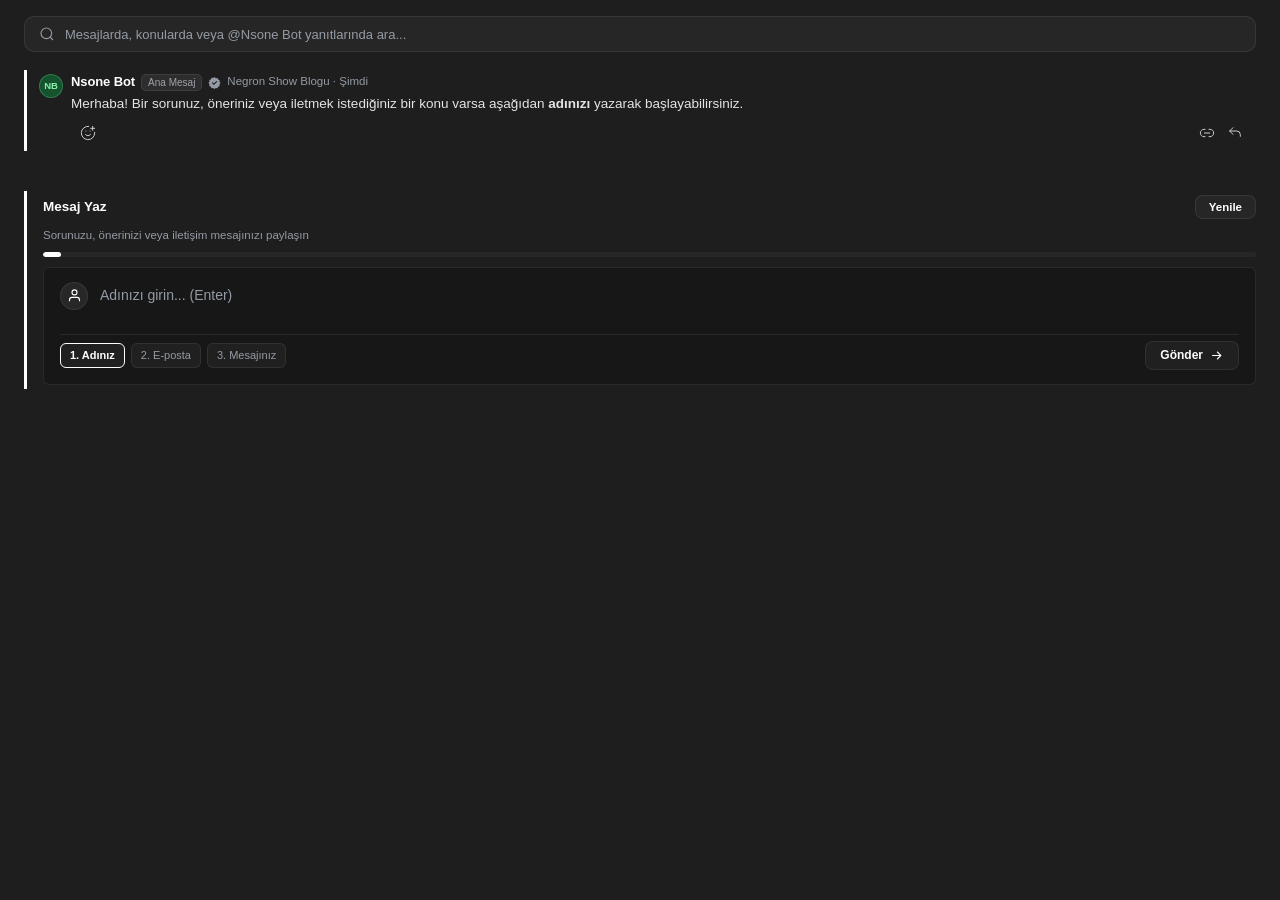
<file: public/widget.html>
<!DOCTYPE html>
<html lang="tr" data-theme="dark" data-custom-theme="0" data-embed="1" style="--cf-accent:#fffdfc;">
<head>
  <meta charset="UTF-8" />
  <meta name="viewport" content="width=device-width, initial-scale=1.0, maximum-scale=1.0, user-scalable=no" />
  <title>#İletişim - Nsone Bot</title>
  <script>
    (function(){
      var d = document.documentElement;
      if (d.getAttribute("data-theme") === "auto") {
        var isLight = window.matchMedia && window.matchMedia("(prefers-color-scheme: light)").matches;
        d.setAttribute("data-theme", isLight ? "light" : "dark");
      }
    })();
  </script>
  <style>
    :root {
      --cf-bg: #1e1e1e;
      --cf-text: #fffdfc;
      --cf-body: #e4e4e7;
      --cf-muted: #949ba4;
      --cf-bar: #fffdfc;
      --cf-user-bar: rgba(255, 253, 252, 0.55);
      --cf-surface: rgba(255, 255, 255, 0.04);
      --cf-editor-bg: rgba(0, 0, 0, 0.22);
      --cf-border: rgba(255, 255, 255, 0.08);
      --cf-halo: rgba(255, 255, 255, 0.06);
      --cf-badge-bg: rgba(255, 255, 255, 0.07);
      --cf-badge-text: #a1a1aa;
      --cf-pop-bg: #252526;
      --cf-font-sans: "Google Sans Text", -apple-system, BlinkMacSystemFont, "Segoe UI", Roboto, sans-serif;
      --cf-font-serif: Georgia, Cambria, "Times New Roman", serif;
    }
    html[data-theme="light"] {
      --cf-bg: #ffffff;
      --cf-text: #111214;
      --cf-body: #27272a;
      --cf-muted: #71717a;
      --cf-bar: #111214;
      --cf-user-bar: #52525b;
      --cf-surface: rgba(0, 0, 0, 0.035);
      --cf-editor-bg: rgba(0, 0, 0, 0.025);
      --cf-border: rgba(0, 0, 0, 0.08);
      --cf-halo: rgba(0, 0, 0, 0.05);
      --cf-badge-bg: rgba(0, 0, 0, 0.05);
      --cf-badge-text: #52525b;
      --cf-pop-bg: #ffffff;
    }
    html[data-theme="dark"] {
      --cf-bg: #1e1e1e;
      --cf-text: #fffdfc;
      --cf-body: #e4e4e7;
      --cf-muted: #949ba4;
      --cf-bar: #fffdfc;
      --cf-user-bar: rgba(255, 253, 252, 0.55);
      --cf-surface: rgba(255, 255, 255, 0.04);
      --cf-editor-bg: rgba(0, 0, 0, 0.22);
      --cf-border: rgba(255, 255, 255, 0.08);
      --cf-halo: rgba(255, 255, 255, 0.06);
      --cf-badge-bg: rgba(255, 255, 255, 0.07);
      --cf-badge-text: #a1a1aa;
      --cf-pop-bg: #252526;
    }
    html[data-custom-theme="1"] {
      --cf-bar: var(--cf-accent);
      --cf-user-bar: var(--cf-accent);
    }
    *, *::before, *::after {
      box-sizing: border-box;
      margin: 0;
      padding: 0;
    }
    html, body {
      width: 100%;
      height: 100%;
      height: 100dvh;
      overflow: hidden;
      background: var(--cf-bg);
      color: var(--cf-text);
      font-family: var(--cf-font-sans);
      font-size: 13.5px;
      line-height: 1.48;
      -webkit-font-smoothing: antialiased;
      -moz-osx-font-smoothing: grayscale;
    }
    .cf-shell {
      width: 100%;
      height: 100%;
      height: 100dvh;
      background: var(--cf-bg);
      display: flex;
      flex-direction: column;
      overflow: hidden;
      position: relative;
    }
    .cf-main-area {
      flex: 1 1 0%;
      min-height: 0;
      overflow-y: auto;
      overflow-x: hidden;
      padding: 16px 24px 20px 24px;
      display: flex;
      flex-direction: column;
      gap: 18px;
      scroll-behavior: smooth;
      -webkit-overflow-scrolling: touch;
    }
    .cf-main-area::-webkit-scrollbar { width: 5px; }
    .cf-main-area::-webkit-scrollbar-thumb {
      background: var(--cf-border);
      border-radius: 4px;
    }
    /* TOP SEARCH BAR (1:1 WITH #SOHBET) */
    .cf-top-search {
      width: 100%;
      flex-shrink: 0;
    }
    .cf-search-wrap {
      display: flex;
      align-items: center;
      gap: 10px;
      width: 100%;
      background: var(--cf-surface);
      border: 1px solid var(--cf-border);
      border-radius: 10px;
      padding: 9px 14px;
      transition: border-color 0.15s ease, background 0.15s ease;
    }
    .cf-search-wrap:focus-within {
      border-color: var(--cf-bar);
      background: var(--cf-halo);
    }
    .cf-search-wrap svg {
      width: 16px;
      height: 16px;
      stroke: var(--cf-muted);
      stroke-width: 1.7;
      fill: none;
      flex-shrink: 0;
    }
    .cf-search-input {
      flex: 1 1 auto;
      min-width: 0;
      background: transparent;
      border: none;
      outline: none;
      color: var(--cf-text);
      font-family: var(--cf-font-sans);
      font-size: 13px;
    }
    .cf-search-input::placeholder {
      color: var(--cf-muted);
    }
    /* COMMENT-STYLE MESSAGE LIST (1:1 WITH #SOHBET #cmHolder) */
    .cf-msg-list {
      display: flex;
      flex-direction: column;
      gap: 16px;
      width: 100%;
    }
    #cfDynamicArea {
      display: flex;
      flex-direction: column;
      gap: 16px;
      width: 100%;
    }
    .cf-cm-row {
      display: grid;
      grid-template-columns: 24px minmax(0, 1fr);
      column-gap: 8px;
      row-gap: 2px;
      border: none;
      border-left: 3px solid var(--cf-bar);
      padding: 3px 8px 3px 12px;
      background: transparent;
      width: 100%;
      animation: cfFadeIn 0.18s ease-out;
    }
    .cf-cm-row.is-user {
      border-left-color: var(--cf-user-bar);
    }
    html[data-custom-theme="1"] .cf-cm-row {
      border-left-color: var(--cf-accent);
    }
    @keyframes cfFadeIn {
      from { opacity: 0; transform: translateY(4px); }
      to { opacity: 1; transform: translateY(0); }
    }
    .cf-cm-av {
      grid-column: 1;
      grid-row: 1 / span 4;
      width: 24px;
      height: 24px;
      border-radius: 50%;
      background: var(--cf-badge-bg);
      border: 1px solid var(--cf-border);
      color: var(--cf-text);
      display: inline-flex;
      align-items: center;
      justify-content: center;
      font-size: 9.5px;
      font-weight: 700;
      margin-top: 1px;
      flex-shrink: 0;
      overflow: hidden;
    }
    .cf-cm-av.bot-av {
      background: #14532d;
      color: #86efac;
      border-color: rgba(134, 239, 172, 0.25);
    }
    html[data-theme="light"] .cf-cm-av.bot-av {
      background: #dcfce7;
      color: #166534;
      border-color: rgba(22, 101, 52, 0.2);
    }
    .cf-cm-av svg {
      width: 14px;
      height: 14px;
      stroke: currentColor;
      stroke-width: 1.8;
      fill: none;
    }
    .cf-cm-hr {
      grid-column: 2;
      display: flex;
      align-items: center;
      flex-wrap: wrap;
      gap: 4px 6px;
      min-width: 0;
    }
    .cf-cm-author {
      font-size: 13px;
      font-weight: 600;
      line-height: 18px;
      color: var(--cf-text);
      letter-spacing: -0.1px;
    }
    .cf-cm-badge {
      font-size: 10px;
      font-weight: 500;
      line-height: 1.3;
      padding: 1px 6px;
      border-radius: 5px;
      background: var(--cf-badge-bg);
      border: 1px solid var(--cf-border);
      color: var(--cf-badge-text);
    }
    .cf-cm-verified {
      display: inline-flex;
      align-items: center;
      color: var(--cf-muted);
    }
    .cf-cm-verified svg {
      width: 13px;
      height: 13px;
      fill: currentColor;
    }
    .cf-cm-time {
      font-size: 11.5px;
      color: var(--cf-muted);
      font-weight: 400;
    }
    /* QUOTE REF BAR (1:1 WITH .btt-reply-quote-ref) */
    .cf-quote-ref {
      grid-column: 2;
      display: flex;
      flex-direction: row;
      align-items: center;
      justify-content: space-between;
      width: 100%;
      background: var(--cf-surface);
      border: none;
      border-left: 3.5px solid var(--cf-bar);
      border-radius: 0 6px 6px 0;
      padding: 5px 10px;
      margin: 2px 0 4px 0;
      gap: 10px;
    }
    html[data-custom-theme="1"] .cf-quote-ref {
      border-left-color: var(--cf-accent);
    }
    .cf-rq-left {
      display: flex;
      flex-direction: column;
      gap: 1px;
      min-width: 0;
      flex: 1;
    }
    .cf-rq-tag {
      font-family: var(--cf-font-serif);
      font-size: 11px;
      font-style: italic;
      color: var(--cf-muted);
      line-height: 14px;
    }
    .cf-rq-content {
      display: flex;
      align-items: baseline;
      gap: 6px;
      font-size: 12.5px;
      line-height: 16px;
      overflow: hidden;
      text-overflow: ellipsis;
      white-space: nowrap;
    }
    .cf-rq-author {
      font-weight: 700;
      color: var(--cf-text);
      white-space: nowrap;
    }
    html[data-custom-theme="1"] .cf-rq-author {
      color: var(--cf-accent);
    }
    .cf-rq-text {
      color: var(--cf-body);
      font-weight: 500;
      overflow: hidden;
      text-overflow: ellipsis;
      white-space: nowrap;
    }
    .cf-rq-jump {
      font-size: 11px;
      font-weight: 600;
      color: var(--cf-muted);
      white-space: nowrap;
      flex-shrink: 0;
    }
    .cf-cm-co {
      grid-column: 2;
      font-size: 13.5px;
      line-height: 1.48;
      color: var(--cf-body);
      word-break: break-word;
      padding: 1px 0 2px 0;
    }
    /* ACTION BAR (1:1 WITH .cmAc VUESAX .qeF ICONS) */
    .cf-cm-ac {
      grid-column: 2;
      display: flex;
      align-items: center;
      justify-content: space-between;
      gap: 6px;
      margin-top: 2px;
    }
    .cf-rx-wrap {
      display: inline-flex;
      align-items: center;
      gap: 4px;
      position: relative;
      flex-wrap: wrap;
    }
    .cf-rx-pill {
      display: inline-flex;
      align-items: center;
      gap: 4px;
      height: 24px;
      padding: 0 7px;
      border-radius: 6px;
      background: var(--cf-surface);
      border: 1px solid var(--cf-border);
      color: var(--cf-text);
      font-size: 11.5px;
      font-weight: 600;
      cursor: pointer;
    }
    .cf-rx-pill:hover {
      background: var(--cf-halo);
    }
    .cf-icon-btn {
      position: relative;
      width: 26px;
      height: 26px;
      min-width: 26px;
      min-height: 26px;
      border-radius: 50%;
      background: transparent;
      border: none;
      color: var(--cf-text);
      display: inline-flex;
      align-items: center;
      justify-content: center;
      cursor: pointer;
      padding: 0;
    }
    .cf-icon-btn::before {
      content: "";
      position: absolute;
      inset: 0;
      border-radius: 50%;
      background: var(--cf-halo);
      opacity: 0;
      visibility: hidden;
      transform: scale(0.85);
      transition: all 0.18s ease;
    }
    .cf-icon-btn:hover::before {
      opacity: 1;
      visibility: visible;
      transform: scale(1.25);
    }
    .cf-icon-btn svg {
      position: relative;
      z-index: 1;
      width: 16px;
      height: 16px;
      stroke: currentColor;
      stroke-width: 1.5;
      stroke-linecap: round;
      stroke-linejoin: round;
      fill: none;
      opacity: 0.78;
      transition: opacity 0.18s ease;
    }
    .cf-icon-btn:hover svg {
      opacity: 1;
    }
    .cf-rx-pop {
      position: absolute;
      bottom: calc(100% + 6px);
      left: 0;
      background: var(--cf-pop-bg);
      border: 1px solid var(--cf-border);
      border-radius: 10px;
      padding: 4px 6px;
      display: none;
      align-items: center;
      gap: 4px;
      box-shadow: 0 8px 24px rgba(0,0,0,0.45);
      z-index: 100;
    }
    .cf-rx-pop.is-open {
      display: inline-flex;
    }
    .cf-rx-opt {
      background: transparent;
      border: none;
      font-size: 16px;
      padding: 3px 4px;
      cursor: pointer;
      border-radius: 6px;
      transition: transform 0.12s ease;
    }
    .cf-rx-opt:hover {
      transform: scale(1.2);
      background: var(--cf-halo);
    }
    .cf-ac-right {
      display: inline-flex;
      align-items: center;
      gap: 2px;
      margin-left: auto;
    }
    .cf-typing-row {
      border-left: 3px solid var(--cf-border);
      padding: 3px 0 3px 12px;
      display: inline-flex;
      align-items: center;
      gap: 8px;
      color: var(--cf-muted);
      font-size: 12.5px;
    }
    .cf-dots { display: inline-flex; gap: 3px; }
    .cf-dot {
      width: 4px;
      height: 4px;
      border-radius: 50%;
      background: var(--cf-muted);
      animation: cfDotPulse 1.2s infinite ease-in-out;
    }
    .cf-dot:nth-child(2) { animation-delay: 0.2s; }
    .cf-dot:nth-child(3) { animation-delay: 0.4s; }
    @keyframes cfDotPulse {
      0%, 80%, 100% { opacity: 0.3; transform: scale(0.85); }
      40% { opacity: 1; transform: scale(1.15); }
    }
    /* COMPOSER SECTION (1:1 WITH YORUM YAZ IN IMAGE 1) */
    .cf-composer-section {
      width: 100%;
      margin-top: 6px;
      border-left: 3px solid var(--cf-bar);
      padding: 4px 0 4px 16px;
      display: flex;
      flex-direction: column;
      gap: 6px;
    }
    html[data-custom-theme="1"] .cf-composer-section {
      border-left-color: var(--cf-accent);
    }
    .cf-comp-head {
      display: flex;
      align-items: center;
      justify-content: space-between;
      gap: 12px;
    }
    .cf-comp-title {
      font-size: 13.5px;
      font-weight: 700;
      color: var(--cf-text);
    }
    .cf-refresh-btn {
      background: var(--cf-surface);
      border: 1px solid var(--cf-border);
      border-radius: 8px;
      padding: 5px 13px;
      font-size: 11.5px;
      font-weight: 600;
      color: var(--cf-text);
      cursor: pointer;
      transition: background 0.15s ease;
    }
    .cf-refresh-btn:hover {
      background: var(--cf-halo);
    }
    .cf-comp-sub {
      font-size: 11.5px;
      color: var(--cf-muted);
      margin-top: 2px;
    }
    .cf-progress-track {
      width: 100%;
      height: 5px;
      background: var(--cf-surface);
      border-radius: 99px;
      overflow: hidden;
      position: relative;
      margin: 2px 0 4px 0;
    }
    .cf-progress-fill {
      height: 100%;
      width: 16px;
      background: var(--cf-bar);
      border-radius: 99px;
      transition: width 0.28s ease;
    }
    html[data-custom-theme="1"] .cf-progress-fill {
      background: var(--cf-accent);
    }
    .cf-input-error {
      font-size: 12px;
      color: #ef4444;
      display: none;
    }
    .cf-editor-box {
      width: 100%;
      background: var(--cf-editor-bg);
      border: 1px solid var(--cf-border);
      border-radius: 6px;
      padding: 14px 16px;
      min-height: 118px;
      display: flex;
      flex-direction: column;
      justify-content: space-between;
      gap: 12px;
    }
    .cf-editor-top {
      display: flex;
      align-items: flex-start;
      gap: 12px;
      width: 100%;
    }
    .cf-editor-av {
      width: 28px;
      height: 28px;
      border-radius: 50%;
      background: var(--cf-badge-bg);
      border: 1px solid var(--cf-border);
      color: var(--cf-text);
      display: inline-flex;
      align-items: center;
      justify-content: center;
      flex-shrink: 0;
    }
    .cf-editor-av svg {
      width: 15px;
      height: 15px;
      stroke: currentColor;
      stroke-width: 1.8;
      fill: none;
    }
    .cf-input-field {
      flex: 1 1 auto;
      min-width: 0;
      background: transparent;
      border: none;
      outline: none;
      color: var(--cf-text);
      font-family: var(--cf-font-sans);
      font-size: 14px;
      line-height: 1.5;
      padding: 3px 0;
    }
    .cf-input-field::placeholder {
      color: var(--cf-muted);
    }
    .cf-editor-bottom {
      display: flex;
      align-items: center;
      justify-content: space-between;
      gap: 10px;
      padding-top: 6px;
      border-top: 1px solid var(--cf-border);
    }
    .cf-step-pills {
      display: flex;
      align-items: center;
      gap: 6px;
      flex-wrap: wrap;
    }
    .cf-step-chip {
      display: inline-flex;
      align-items: center;
      gap: 5px;
      padding: 3px 9px;
      border-radius: 6px;
      background: var(--cf-surface);
      border: 1px solid var(--cf-border);
      font-size: 11px;
      color: var(--cf-muted);
    }
    .cf-step-chip.active {
      color: var(--cf-text);
      border-color: var(--cf-bar);
      font-weight: 600;
    }
    .cf-send-pill {
      display: inline-flex;
      align-items: center;
      gap: 6px;
      padding: 6px 14px;
      border-radius: 8px;
      background: var(--cf-surface);
      border: 1px solid var(--cf-border);
      color: var(--cf-text);
      font-size: 12px;
      font-weight: 600;
      cursor: pointer;
      transition: background 0.15s ease, border-color 0.15s ease;
    }
    .cf-send-pill:hover {
      background: var(--cf-halo);
      border-color: var(--cf-bar);
    }
    .cf-send-pill:disabled {
      opacity: 0.4;
      cursor: not-allowed;
    }
    .cf-send-pill svg {
      width: 15px;
      height: 15px;
      stroke: currentColor;
      stroke-width: 1.7;
      fill: none;
    }
    /* BOTTOM BAR (HIDDEN WHEN EMBED=1 BECAUSE HOST PROVIDES IT) */
    html[data-embed="1"] .cf-bottom-bar {
      display: none;
    }
    .cf-bottom-bar {
      flex-shrink: 0;
      background: var(--cf-bg);
      border-top: 1px solid var(--cf-border);
      padding: 12px 20px;
      padding-bottom: max(12px, env(safe-area-inset-bottom));
    }
    .cf-bottom-inner {
      width: 100%;
      display: flex;
      align-items: center;
      justify-content: space-between;
      gap: 12px;
    }
    .cf-bottom-left {
      display: flex;
      align-items: center;
      gap: 10px;
    }
    .cf-bottom-title {
      font-size: 15px;
      font-weight: 700;
      color: var(--cf-text);
      letter-spacing: -0.2px;
    }
    .cf-count-pill {
      display: inline-flex;
      align-items: center;
      gap: 6px;
      background: var(--cf-surface);
      color: var(--cf-muted);
      font-size: 12px;
      padding: 2px 9px;
      border-radius: 10px;
    }
    @media (max-width: 640px) {
      .cf-main-area { padding: 12px 14px 16px 14px; }
      .cf-editor-box { padding: 12px; min-height: 104px; }
    }
  </style>
</head>
<body>
  <div class="cf-shell" id="cfCard">
    <div class="cf-main-area" id="cfChatMessages">
      <div class="cf-top-search">
        <div class="cf-search-wrap">
          <svg viewBox="0 0 24 24"><circle cx="11" cy="11" r="8"/><line x1="21" y1="21" x2="16.65" y2="16.65"/></svg>
          <input type="text" id="cfSearchInput" class="cf-search-input" placeholder="Mesajlarda, konularda veya @Nsone Bot yanıtlarında ara..." autocomplete="off" />
        </div>
      </div>
      <div class="cf-msg-list" id="cfMsgList">
        <div class="cf-cm-row is-bot" data-msg-id="bot_welcome">
          <div class="cf-cm-av bot-av">NB</div>
          <div class="cf-cm-hr">
            <span class="cf-cm-author">Nsone Bot</span>
            <span class="cf-cm-badge">Ana Mesaj</span>
            <span class="cf-cm-verified" title="Doğrulanmış İletişim Botu"><svg viewBox="0 0 24 24"><path d="M12 2l2.4 2.1 3.1-.4 1.2 2.9 2.9 1.2-.4 3.1L23.3 13l-2.1 2.4.4 3.1-2.9 1.2-1.2 2.9-3.1-.4L12 24.3l-2.4-2.1-3.1.4-1.2-2.9-2.9-1.2.4-3.1L.7 13l2.1-2.4-.4-3.1 2.9-1.2 1.2-2.9 3.1.4L12 2zm-1.1 14.6l6.2-6.2-1.4-1.4-4.8 4.8-2.4-2.4-1.4 1.4 3.8 3.8z"/></svg></span>
            <span class="cf-cm-time">Negron Show Blogu · Şimdi</span>
          </div>
          <div class="cf-cm-co">Merhaba! Bir sorunuz, öneriniz veya iletmek istediğiniz bir konu varsa aşağıdan <b>adınızı</b> yazarak başlayabilirsiniz.</div>
          <div class="cf-cm-ac">
            <div class="cf-rx-wrap">
              <div class="cf-rx-pills"></div>
              <button type="button" class="cf-icon-btn" title="Tepki Ekle" onclick="toggleRxPopup(this, event)">
                <svg class="line" viewBox="0 0 24 24"><path d="M22 11v1a10 10 0 1 1-9-10"/><path d="M8 14s1.5 2 4 2 4-2 4-2"/><line x1="9" y1="9" x2="9.01" y2="9"/><line x1="15" y1="9" x2="15.01" y2="9"/><path class="c" d="M16 5h6M19 2v6"/></svg>
              </button>
              <div class="cf-rx-pop">
                <button type="button" class="cf-rx-opt" onclick="pickReaction(this, '👍', event)">👍</button>
                <button type="button" class="cf-rx-opt" onclick="pickReaction(this, '❤️', event)">❤️</button>
                <button type="button" class="cf-rx-opt" onclick="pickReaction(this, '🔥', event)">🔥</button>
                <button type="button" class="cf-rx-opt" onclick="pickReaction(this, '🚀', event)">🚀</button>
                <button type="button" class="cf-rx-opt" onclick="pickReaction(this, '🎉', event)">🎉</button>
                <button type="button" class="cf-rx-opt" onclick="pickReaction(this, '😂', event)">😂</button>
              </div>
            </div>
            <div class="cf-ac-right">
              <button type="button" class="cf-icon-btn" title="Mesajı Kopyala" onclick="copyMsgText(this)">
                <svg class="line" viewBox="0 0 24 24"><path d="M14.99 17.5H16.5C19.52 17.5 22 15.03 22 12C22 8.98 19.53 6.5 16.5 6.5H14.99"/><path d="M9 6.5H7.5C4.47 6.5 2 8.97 2 12C2 15.02 4.47 17.5 7.5 17.5H9"/><path class="c" d="M8 12H16"/></svg>
              </button>
              <button type="button" class="cf-icon-btn" title="Bu mesajı yanıtla" onclick="replyMsgText(this)">
                <svg class="line" viewBox="0 0 24 24"><path d="M9 14L4 9l5-5"/><path class="c" d="M4 9h10.5a5.5 5.5 0 0 1 5.5 5.5v2.5"/></svg>
              </button>
            </div>
          </div>
        </div>
        <div id="cfDynamicArea"></div>
        <div id="cfTypingIndicator" class="cf-typing-row" style="display:none;">
          <span class="cf-dots"><span class="cf-dot"></span><span class="cf-dot"></span><span class="cf-dot"></span></span>
          <span>Nsone Bot yazıyor...</span>
        </div>
      </div>
      <div class="cf-composer-section">
        <div class="cf-comp-head">
          <span class="cf-comp-title" id="cfInputLabel">Mesaj Yaz</span>
          <button type="button" class="cf-refresh-btn" onclick="resetConversation()">Yenile</button>
        </div>
        <div class="cf-comp-sub" id="cfStepSubtitle">Sorunuzu, önerinizi veya iletişim mesajınızı paylaşın</div>
        <div id="cfComposerQuote" class="cf-quote-ref" style="display:none;"></div>
        <div class="cf-progress-track"><div class="cf-progress-fill" id="cfProgressFill" style="width: 18px;"></div></div>
        <div class="cf-input-error" id="cfInputError"></div>
        <div class="cf-editor-box" onclick="document.getElementById('cfInputField').focus()">
          <div class="cf-editor-top">
            <div class="cf-editor-av"><svg viewBox="0 0 24 24"><path d="M20 21v-2a4 4 0 0 0-4-4H8a4 4 0 0 0-4 4v2"/><circle cx="12" cy="7" r="4"/></svg></div>
            <input type="text" class="cf-input-field" id="cfInputField" placeholder="Adınızı girin... (Enter)" autocomplete="off" />
          </div>
          <div class="cf-editor-bottom">
            <div class="cf-step-pills">
              <span class="cf-step-chip active" id="cfChipStep0">1. Adınız</span>
              <span class="cf-step-chip" id="cfChipStep1">2. E-posta</span>
              <span class="cf-step-chip" id="cfChipStep2">3. Mesajınız</span>
            </div>
            <button type="button" class="cf-send-pill" id="cfSendBtn" onclick="handleStepAction()">
              <span>Gönder</span>
              <svg viewBox="0 0 24 24"><path d="M5 12h14"/><path d="M13 6l6 6-6 6"/></svg>
            </button>
          </div>
        </div>
      </div>
    </div>
    <div class="cf-bottom-bar">
      <div class="cf-bottom-inner">
        <div class="cf-bottom-left">
          <span class="cf-bottom-title">#İletişim</span>
          <span class="cf-count-pill" id="cfMsgCountBadge">(1)</span>
        </div>
        <button type="button" class="cf-icon-btn" id="cfCloseBtn" onclick="handleWidgetClose()" aria-label="Kapat" title="Kapat (Esc)">
          <svg viewBox="0 0 24 24"><path d="M19.0005 4.99988L5.00049 18.9999M5.00049 4.99988L19.0005 18.9999"/></svg>
        </button>
      </div>
    </div>
  </div>
  <script>
    var APPS_SCRIPT_URL = "https://script.google.com/macros/s/AKfycby2BbaRplWrOLZDiTba4Wnn9LAy6m2IuIBDmhFS6aSYr-fagSGVKbw_PYb9aajK39jZ/exec";
    var WIDGET_SOURCE = "negron";
    var ROUTE_LABEL = "Negron Show Blogu";
    var currentStep = 0;
    var chatData = { name: "", email: "", messages: [] };
    var extraMessageCount = 0;
    var lastPromptText = "Bir sorunuz, öneriniz veya iletmek istediğiniz bir konu varsa adınızı yazarak başlayabilirsiniz.";
    var lastPromptAuthor = "Nsone Bot";
    var chatMessages = document.getElementById("cfChatMessages");
    var dynamicArea = document.getElementById("cfDynamicArea");
    var inputField = document.getElementById("cfInputField");
    var inputLabel = document.getElementById("cfInputLabel");
    var stepSubtitle = document.getElementById("cfStepSubtitle");
    var progressFill = document.getElementById("cfProgressFill");
    var inputError = document.getElementById("cfInputError");
    var sendBtn = document.getElementById("cfSendBtn");
    var typingIndicator = document.getElementById("cfTypingIndicator");
    var composerQuote = document.getElementById("cfComposerQuote");
    var searchInput = document.getElementById("cfSearchInput");
    function applyThemeSync(data) {
      if (!data) return;
      var root = document.documentElement;
      if (data.theme === "light" || data.theme === "dark") {
        root.setAttribute("data-theme", data.theme);
      }
      if (typeof data.customTheme === "boolean") {
        root.setAttribute("data-custom-theme", data.customTheme ? "1" : "0");
      }
      if (data.accent && /^#[0-9a-fA-F]{3,8}$/.test(String(data.accent))) {
        root.style.setProperty("--cf-accent", String(data.accent));
      }
      if (data.bg && /^#[0-9a-fA-F]{3,8}$/.test(String(data.bg))) {
        root.style.setProperty("--cf-bg", String(data.bg));
      }
    }
    window.addEventListener("message", function(ev) {
      if (ev && ev.data && ev.data.type === "topicroom_theme_sync") {
        applyThemeSync(ev.data);
      }
    });
    function postToHost(msg) {
      try {
        if (window.parent && window.parent !== window) {
          window.parent.postMessage(msg, "*");
        }
      } catch (_) {}
      try {
        if (window.top && window.top !== window && window.top !== window.parent) {
          window.top.postMessage(msg, "*");
        }
      } catch (_) {}
    }
    postToHost({ type: "topicroom_request_theme" });
    postToHost({ type: "topicroom_widget_ready" });
    function updateMsgCount() {
      var rows = document.querySelectorAll(".cf-cm-row");
      var badge = document.getElementById("cfMsgCountBadge");
      if (badge) badge.textContent = "(" + rows.length + ")";
    }
    function updateStepChips(step) {
      for (var i = 0; i <= 2; i++) {
        var c = document.getElementById("cfChipStep" + i);
        if (c) {
          if (i === Math.min(step, 2)) c.classList.add("active");
          else c.classList.remove("active");
        }
      }
      if (progressFill) {
        progressFill.style.width = (step === 0 ? "18px" : (step === 1 ? "45%" : "100%"));
      }
    }
    function scrollToBottom() {
      setTimeout(function() {
        if (chatMessages) chatMessages.scrollTop = chatMessages.scrollHeight;
      }, 30);
    }
    function showTyping(show) {
      if (typingIndicator) {
        typingIndicator.style.display = show ? "inline-flex" : "none";
        scrollToBottom();
      }
    }
    function setValidationError(msg) {
      if (!inputError) return;
      if (msg) {
        inputError.textContent = msg;
        inputError.style.display = "block";
      } else {
        inputError.textContent = "";
        inputError.style.display = "none";
      }
    }
    function escapeHtml(str) {
      var d = document.createElement("div");
      d.textContent = str;
      return d.innerHTML;
    }
    function truncateQuote(str, maxLen) {
      var t = String(str || "").trim();
      if (t.length <= (maxLen || 90)) return t;
      return t.slice(0, (maxLen || 90) - 1) + "…";
    }
    function toggleRxPopup(btn, ev) {
      if (ev) ev.stopPropagation();
      var wrap = btn.closest(".cf-rx-wrap");
      if (!wrap) return;
      var pop = wrap.querySelector(".cf-rx-pop");
      document.querySelectorAll(".cf-rx-pop.is-open").forEach(function(p) {
        if (p !== pop) p.classList.remove("is-open");
      });
      if (pop) pop.classList.toggle("is-open");
    }
    document.addEventListener("click", function() {
      document.querySelectorAll(".cf-rx-pop.is-open").forEach(function(p) {
        p.classList.remove("is-open");
      });
    });
    function pickReaction(optBtn, emoji, ev) {
      if (ev) ev.stopPropagation();
      var wrap = optBtn.closest(".cf-rx-wrap");
      if (!wrap) return;
      var pop = wrap.querySelector(".cf-rx-pop");
      if (pop) pop.classList.remove("is-open");
      var pillsBox = wrap.querySelector(".cf-rx-pills");
      if (!pillsBox) return;
      var existing = pillsBox.querySelector('[data-emo="' + emoji + '"]');
      if (existing) {
        existing.remove();
      } else {
        var pill = document.createElement("button");
        pill.type = "button";
        pill.className = "cf-rx-pill";
        pill.setAttribute("data-emo", emoji);
        pill.innerHTML = "<span>" + emoji + "</span><span>1</span>";
        pill.onclick = function() { pill.remove(); };
        pillsBox.appendChild(pill);
      }
    }
    function copyMsgText(btn) {
      if (!btn) return;
      var block = btn.closest(".cf-cm-row");
      if (!block) return;
      var textEl = block.querySelector(".cf-cm-co");
      var text = textEl ? textEl.textContent.trim() : "";
      if (text && navigator.clipboard && navigator.clipboard.writeText) {
        navigator.clipboard.writeText(text);
        btn.style.color = "#23a55a";
        setTimeout(function() { btn.style.color = ""; }, 1000);
      }
    }
    function replyMsgText(btn) {
      if (!btn) return;
      var block = btn.closest(".cf-cm-row");
      if (!block) return;
      var textEl = block.querySelector(".cf-cm-co");
      var authEl = block.querySelector(".cf-cm-author");
      var text = textEl ? textEl.textContent.trim() : "";
      var auth = authEl ? authEl.textContent.trim() : "Nsone Bot";
      if (text) {
        lastPromptText = text;
        lastPromptAuthor = auth;
        if (composerQuote) {
          composerQuote.style.display = "flex";
          composerQuote.innerHTML = "<div class=\"cf-rq-left\"><span class=\"cf-rq-tag\">Yanıtlanan Mesaj:</span><div class=\"cf-rq-content\"><span class=\"cf-rq-author\">@" + escapeHtml(auth) + "</span><span class=\"cf-rq-text\">\"" + escapeHtml(truncateQuote(text, 75)) + "\"</span></div></div><button type=\"button\" class=\"cf-icon-btn\" onclick=\"clearComposerQuote(event)\" title=\"Alıntıyı Kaldır\">✕</button>";
        }
        if (inputField) inputField.focus();
      }
    }
    function clearComposerQuote(ev) {
      if (ev) ev.stopPropagation();
      if (composerQuote) {
        composerQuote.style.display = "none";
        composerQuote.innerHTML = "";
      }
    }
    function buildActionBarHtml() {
      return "<div class=\"cf-cm-ac\">" +
        "<div class=\"cf-rx-wrap\">" +
          "<div class=\"cf-rx-pills\"></div>" +
          "<button type=\"button\" class=\"cf-icon-btn\" title=\"Tepki Ekle\" onclick=\"toggleRxPopup(this, event)\">" +
            "<svg class=\"line\" viewBox=\"0 0 24 24\"><path d=\"M22 11v1a10 10 0 1 1-9-10\"/><path d=\"M8 14s1.5 2 4 2 4-2 4-2\"/><line x1=\"9\" y1=\"9\" x2=\"9.01\" y2=\"9\"/><line x1=\"15\" y1=\"9\" x2=\"15.01\" y2=\"9\"/><path class=\"c\" d=\"M16 5h6M19 2v6\"/></svg>" +
          "</button>" +
          "<div class=\"cf-rx-pop\">" +
            ['👍','❤️','🔥','🚀','🎉','😂'].map(function(em) { return "<button type=\"button\" class=\"cf-rx-opt\" onclick=\"pickReaction(this, '" + em + "', event)\">" + em + "</button>"; }).join("") +
          "</div>" +
        "</div>" +
        "<div class=\"cf-ac-right\">" +
          "<button type=\"button\" class=\"cf-icon-btn\" title=\"Mesajı Kopyala\" onclick=\"copyMsgText(this)\"><svg class=\"line\" viewBox=\"0 0 24 24\"><path d=\"M14.99 17.5H16.5C19.52 17.5 22 15.03 22 12C22 8.98 19.53 6.5 16.5 6.5H14.99\"/><path d=\"M9 6.5H7.5C4.47 6.5 2 8.97 2 12C2 15.02 4.47 17.5 7.5 17.5H9\"/><path class=\"c\" d=\"M8 12H16\"/></svg></button>" +
          "<button type=\"button\" class=\"cf-icon-btn\" title=\"Bu mesajı yanıtla\" onclick=\"replyMsgText(this)\"><svg class=\"line\" viewBox=\"0 0 24 24\"><path d=\"M9 14L4 9l5-5\"/><path class=\"c\" d=\"M4 9h10.5a5.5 5.5 0 0 1 5.5 5.5v2.5\"/></svg></button>" +
        "</div>" +
      "</div>";
    }
    function appendUserBlock(text, quotedPrompt, quotedAuthor) {
      var authorName = chatData.name ? chatData.name : "Ziyaretçi";
      var row = document.createElement("div");
      row.className = "cf-cm-row is-user";
      var qText = truncateQuote(quotedPrompt || lastPromptText || "", 80);
      var qAuth = quotedAuthor || lastPromptAuthor || "Nsone Bot";
      var quoteHtml = qText ? ("<div class=\"cf-quote-ref\"><div class=\"cf-rq-left\"><span class=\"cf-rq-tag\">Etiketlenen Mesaj:</span><div class=\"cf-rq-content\"><span class=\"cf-rq-author\">@" + escapeHtml(qAuth) + "</span><span class=\"cf-rq-text\">\"" + escapeHtml(qText) + "\"</span></div></div><span class=\"cf-rq-jump\">Önceki Mesaj ↑</span></div>") : "";
      row.innerHTML =
        "<div class=\"cf-cm-av\"><svg viewBox=\"0 0 24 24\"><path d=\"M20 21v-2a4 4 0 0 0-4-4H8a4 4 0 0 0-4 4v2\"/><circle cx=\"12\" cy=\"7\" r=\"4\"/></svg></div>" +
        "<div class=\"cf-cm-hr\"><span class=\"cf-cm-author\">" + escapeHtml(authorName) + "</span><span class=\"cf-cm-badge\">Yanıt</span><span class=\"cf-cm-time\">Şimdi</span></div>" +
        quoteHtml +
        "<div class=\"cf-cm-co\">" + escapeHtml(text) + "</div>" +
        buildActionBarHtml();
      dynamicArea.appendChild(row);
      clearComposerQuote();
      updateMsgCount();
      scrollToBottom();
    }
    function appendBotBlock(bodyHtml, quotedUserText) {
      var row = document.createElement("div");
      row.className = "cf-cm-row is-bot";
      var qText = truncateQuote(quotedUserText || "", 80);
      var userAuth = chatData.name || "Ziyaretçi";
      var quoteHtml = qText ? ("<div class=\"cf-quote-ref\"><div class=\"cf-rq-left\"><span class=\"cf-rq-tag\">Etiketlenen Mesaj:</span><div class=\"cf-rq-content\"><span class=\"cf-rq-author\">@" + escapeHtml(userAuth) + "</span><span class=\"cf-rq-text\">\"" + escapeHtml(qText) + "\"</span></div></div><span class=\"cf-rq-jump\">Önceki Mesaj ↑</span></div>") : "";
      row.innerHTML =
        "<div class=\"cf-cm-av bot-av\">NB</div>" +
        "<div class=\"cf-cm-hr\">" +
          "<span class=\"cf-cm-author\">Nsone Bot</span>" +
          "<span class=\"cf-cm-badge\">Yanıt</span>" +
          "<span class=\"cf-cm-verified\"><svg viewBox=\"0 0 24 24\"><path d=\"M12 2l2.4 2.1 3.1-.4 1.2 2.9 2.9 1.2-.4 3.1L23.3 13l-2.1 2.4.4 3.1-2.9 1.2-1.2 2.9-3.1-.4L12 24.3l-2.4-2.1-3.1.4-1.2-2.9-2.9-1.2.4-3.1L.7 13l2.1-2.4-.4-3.1 2.9-1.2 1.2-2.9 3.1.4L12 2zm-1.1 14.6l6.2-6.2-1.4-1.4-4.8 4.8-2.4-2.4-1.4 1.4 3.8 3.8z\"/></svg></span>" +
          "<span class=\"cf-cm-time\">Şimdi</span>" +
        "</div>" +
        quoteHtml +
        "<div class=\"cf-cm-co\">" + bodyHtml + "</div>" +
        buildActionBarHtml();
      dynamicArea.appendChild(row);
      updateMsgCount();
      scrollToBottom();
    }
    function resetConversation() {
      currentStep = 0;
      chatData = { name: "", email: "", messages: [] };
      extraMessageCount = 0;
      lastPromptText = "Bir sorunuz, öneriniz veya iletmek istediğiniz bir konu varsa adınızı yazarak başlayabilirsiniz.";
      lastPromptAuthor = "Nsone Bot";
      if (dynamicArea) dynamicArea.innerHTML = "";
      clearComposerQuote();
      setValidationError("");
      if (inputField) {
        inputField.disabled = false;
        inputField.type = "text";
        inputField.value = "";
        inputField.placeholder = "Adınızı girin... (Enter)";
        inputField.focus();
      }
      if (inputLabel) inputLabel.textContent = "Mesaj Yaz";
      if (stepSubtitle) stepSubtitle.textContent = "Sorunuzu, önerinizi veya iletişim mesajınızı paylaşın";
      if (sendBtn) sendBtn.disabled = false;
      updateStepChips(0);
      updateMsgCount();
    }
    // Gönderilemeyen mesajlar localStorage kuyruğunda tutulur; çevrimiçi olunca / sayfa açılınca yeniden denenir.
    var QUEUE_KEY = "topicroom_contact_queue_v1";
    function readQueue() {
      try { return JSON.parse(localStorage.getItem(QUEUE_KEY) || "[]") || []; } catch (_) { return []; }
    }
    function writeQueue(q) {
      try { localStorage.setItem(QUEUE_KEY, JSON.stringify(q.slice(-20))); } catch (_) {}
    }
    function buildQs(item) {
      return "action=contact_submit" +
        "&name=" + encodeURIComponent(item.name) +
        "&email=" + encodeURIComponent(item.email) +
        "&message=" + encodeURIComponent(item.message) +
        "&index=" + encodeURIComponent(item.index) +
        "&source=" + encodeURIComponent(item.source || "widget");
    }
    function postItem(item) {
      // no-cors: yanıt okunamaz ama ağ hatasında promise reddedilir -> kuyruğa alınır.
      return fetch(APPS_SCRIPT_URL, {
        method: "POST",
        mode: "no-cors",
        keepalive: true,
        headers: { "Content-Type": "application/x-www-form-urlencoded;charset=UTF-8" },
        body: buildQs(item)
      });
    }
    function flushQueue() {
      var q = readQueue();
      if (!q.length) return;
      writeQueue([]);
      q.forEach(function(item) {
        postItem(item).catch(function() {
          var cur = readQueue(); cur.push(item); writeQueue(cur);
        });
      });
    }
    window.addEventListener("online", flushQueue);
    flushQueue();
    function sendMessageToBackend(msg, index, callback) {
      var item = { name: chatData.name, email: chatData.email, message: msg, index: index, source: WIDGET_SOURCE || "widget" };
      var done = false;
      function finish() { if (!done) { done = true; if (callback) callback(); } }
      try {
        postItem(item).then(finish).catch(function() {
          var q = readQueue(); q.push(item); writeQueue(q);
          // Yedek: görsel isteği (GET) ile de dene
          try { var img = new Image(); img.src = APPS_SCRIPT_URL + "?" + buildQs(item) + "&_t=" + Date.now(); } catch (_) {}
          finish();
        });
      } catch (e) {
        var q2 = readQueue(); q2.push(item); writeQueue(q2);
        finish();
      }
      // Ağ takılırsa arayüz kilitli kalmasın
      setTimeout(finish, 8000);
    }
    function handleStepAction() {
      var val = (inputField.value || "").trim();
      if (!val) { inputField.focus(); return; }
      setValidationError("");
      if (currentStep === 0) {
        chatData.name = val;
        appendUserBlock(val, lastPromptText, lastPromptAuthor);
        inputField.value = "";
        inputField.disabled = true;
        showTyping(true);
        setTimeout(function() {
          showTyping(false);
          lastPromptText = "Sana hızlıca dönüş yapabilmemiz için e-posta adresini yazabilir misin?";
          lastPromptAuthor = "Nsone Bot";
          appendBotBlock("Memnun oldum <b>" + escapeHtml(val) + "</b>! Sana hızlıca dönüş yapabilmemiz için e-posta adresini yazabilir misin?", val);
          inputField.disabled = false;
          inputField.type = "email";
          inputLabel.textContent = "E-posta Adresiniz *";
          if (stepSubtitle) stepSubtitle.textContent = "Yanıtımızı ileteceğimiz e-posta adresinizi girin";
          inputField.placeholder = "E-posta adresinizi girin... (Enter)";
          inputField.focus();
          currentStep = 1;
          updateStepChips(1);
        }, 380);
      } else if (currentStep === 1) {
        var emailRe = /^[^\s@]+@[^\s@]+\.[^\s@]+$/;
        if (!emailRe.test(val)) {
          setValidationError("Lütfen geçerli bir e-posta adresi girin.");
          inputField.focus();
          return;
        }
        chatData.email = val;
        appendUserBlock(val, lastPromptText, lastPromptAuthor);
        inputField.value = "";
        inputField.disabled = true;
        showTyping(true);
        setTimeout(function() {
          showTyping(false);
          lastPromptText = "Harika! Şimdi bize iletmek istediğin mesajını yazabilirsin.";
          lastPromptAuthor = "Nsone Bot";
          appendBotBlock("Harika! Şimdi bize iletmek istediğin mesajını yazabilirsin.", val);
          inputField.disabled = false;
          inputField.type = "text";
          inputLabel.textContent = "Mesajınız * (1/3)";
          if (stepSubtitle) stepSubtitle.textContent = "İletmek istediğiniz mesajınızı aşağıya yazın";
          inputField.placeholder = "Mesajınızı girin... (Enter)";
          inputField.focus();
          currentStep = 2;
          updateStepChips(2);
        }, 380);
      } else if (currentStep >= 2) {
        extraMessageCount++;
        chatData.messages.push(val);
        appendUserBlock(val, lastPromptText, lastPromptAuthor);
        inputField.value = "";
        inputField.disabled = true;
        showTyping(true);
        var currentMsgIndex = extraMessageCount;
        sendMessageToBackend(val, currentMsgIndex, function() {
          showTyping(false);
          inputField.disabled = false;
          if (currentMsgIndex === 1) {
            lastPromptText = "Mesajını ilettik! Eklemek istediğin başka bir konu varsa aşağıdan yazmaya devam edebilirsin. (1/3)";
            lastPromptAuthor = "Nsone Bot";
            appendBotBlock(lastPromptText, val);
            inputLabel.textContent = "Ek Mesaj (2/3)";
            inputField.placeholder = "Ek mesajınızı girin... (2/3)";
            inputField.focus();
          } else if (currentMsgIndex === 2) {
            lastPromptText = "Ek mesajını da ilettik. Son bir ekleme yapmak istersen yazabilirsin. (2/3)";
            lastPromptAuthor = "Nsone Bot";
            appendBotBlock(lastPromptText, val);
            inputLabel.textContent = "Son Mesaj (3/3)";
            inputField.placeholder = "Son mesajınızı girin... (3/3)";
            inputField.focus();
          } else if (currentMsgIndex >= 3) {
            appendBotBlock("Tüm mesajlarını başarıyla aldık! En kısa sürede <b>" + escapeHtml(chatData.email) + "</b> adresinden sana dönüş yapacağız. Teşekkürler! (3/3)", val);
            inputField.disabled = true;
            inputLabel.textContent = "Tamamlandı (3/3)";
            inputField.placeholder = "Yeni mesaj için sağ üstten Yenile butonuna basın";
            if (sendBtn) sendBtn.disabled = true;
          }
        });
      }
    }
    function handleWidgetClose() {
      postToHost({ action: "close_contact_widget", type: "topicroom_contact_close" });
    }
    if (searchInput) {
      searchInput.addEventListener("input", function() {
        var q = (searchInput.value || "").toLowerCase().trim();
        document.querySelectorAll(".cf-cm-row").forEach(function(r) {
          if (!q) { r.style.display = ""; return; }
          var txt = (r.textContent || "").toLowerCase();
          r.style.display = txt.indexOf(q) !== -1 ? "" : "none";
        });
      });
    }
    inputField.addEventListener("keydown", function(e) {
      if (e.key === "Enter") {
        e.preventDefault();
        handleStepAction();
      }
    });
    inputField.addEventListener("input", function() { setValidationError(""); });
    document.addEventListener("keydown", function(e) {
      if (e.key === "Escape") { handleWidgetClose(); }
    });
  </script>
</body>
</html>
</file>
